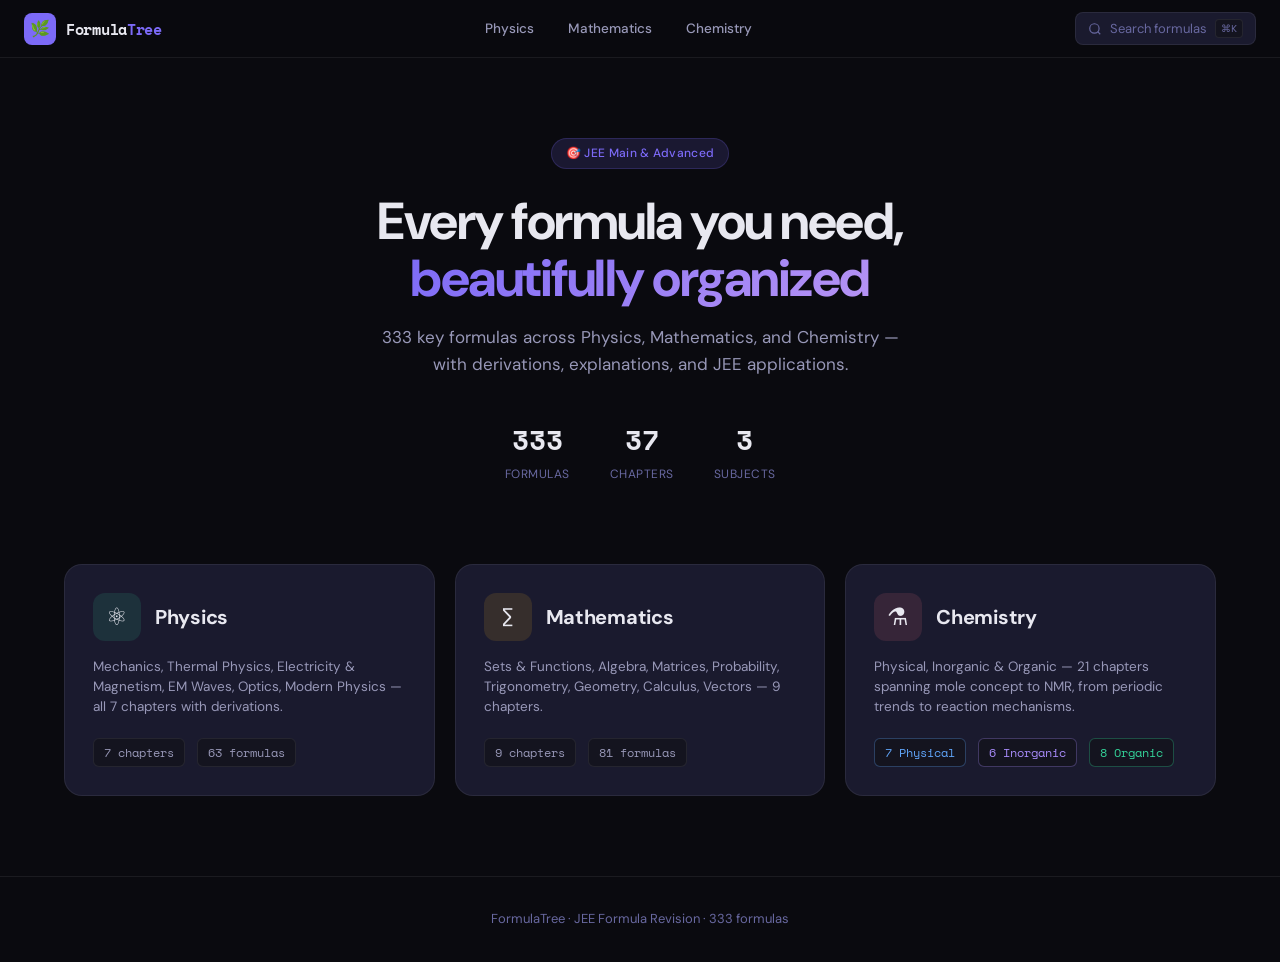
<file: index.html>
<!DOCTYPE html>
<html lang="en">
<head>
<meta charset="UTF-8">
<meta name="viewport" content="width=device-width, initial-scale=1.0">
<title>FormulaTree — JEE Formula Revision</title>
<link rel="stylesheet" href="style.css">
</head>
<body>

<header class="header">
  <a href="index.html" class="header-logo">
    <div class="logo-icon">🌿</div>
    <span class="logo-text">Formula<span>Tree</span></span>
  </a>
  <nav class="header-nav">
    <a href="physics.html" class="nav-link">Physics</a>
    <a href="mathematics.html" class="nav-link">Mathematics</a>
    <a href="chemistry.html" class="nav-link">Chemistry</a>
  </nav>
  <button class="search-btn" onclick="openSearch()">
    <svg width="14" height="14" fill="none" stroke="currentColor" stroke-width="2" viewBox="0 0 24 24"><circle cx="11" cy="11" r="8"/><path d="m21 21-4.35-4.35"/></svg>
    Search formulas
    <kbd>⌘K</kbd>
  </button>
</header>

<main>
  <section class="container">
    <div class="hero">
      <div class="hero-badge">🎯 JEE Main &amp; Advanced</div>
      <h1>Every formula you need,<br><span>beautifully organized</span></h1>
      <p class="hero-sub">333 key formulas across Physics, Mathematics, and Chemistry — with derivations, explanations, and JEE applications.</p>
      <div class="stats-row">
        <div class="stat"><div class="stat-num">333</div><div class="stat-label">Formulas</div></div>
        <div class="stat"><div class="stat-num">37</div><div class="stat-label">Chapters</div></div>
        <div class="stat"><div class="stat-num">3</div><div class="stat-label">Subjects</div></div>
      </div>
    </div>

    <div class="subjects-grid">
      <a href="physics.html" class="subject-card" style="--card-color: #34d399;">
        <div class="card-header">
          <div class="card-icon" style="background: rgba(52,211,153,0.12);">⚛</div>
          <div class="card-title">Physics</div>
        </div>
        <p class="card-desc">Mechanics, Thermal Physics, Electricity &amp; Magnetism, EM Waves, Optics, Modern Physics — all 7 chapters with derivations.</p>
        <div class="card-meta">
          <span class="card-tag">7 chapters</span>
          <span class="card-tag">63 formulas</span>
        </div>
      </a>

      <a href="mathematics.html" class="subject-card" style="--card-color: #fbbf24;">
        <div class="card-header">
          <div class="card-icon" style="background: rgba(251,191,36,0.12);">∑</div>
          <div class="card-title">Mathematics</div>
        </div>
        <p class="card-desc">Sets &amp; Functions, Algebra, Matrices, Probability, Trigonometry, Geometry, Calculus, Vectors — 9 chapters.</p>
        <div class="card-meta">
          <span class="card-tag">9 chapters</span>
          <span class="card-tag">81 formulas</span>
        </div>
      </a>

      <a href="chemistry.html" class="subject-card" style="--card-color: #fb7185;">
        <div class="card-header">
          <div class="card-icon" style="background: rgba(251,113,133,0.12);">⚗</div>
          <div class="card-title">Chemistry</div>
        </div>
        <p class="card-desc">Physical, Inorganic &amp; Organic — 21 chapters spanning mole concept to NMR, from periodic trends to reaction mechanisms.</p>
        <div class="card-meta">
          <span class="card-tag" style="border-color: rgba(96,165,250,0.3); color: #60a5fa;">7 Physical</span>
          <span class="card-tag" style="border-color: rgba(167,139,250,0.3); color: #a78bfa;">6 Inorganic</span>
          <span class="card-tag" style="border-color: rgba(52,211,153,0.3); color: #34d399;">8 Organic</span>
        </div>
      </a>
    </div>
  </section>
</main>

<footer class="footer">
  <div class="container">FormulaTree · JEE Formula Revision · 333 formulas</div>
</footer>

<!-- Search Modal -->
<div class="search-overlay" id="searchOverlay" onclick="closeSearchOutside(event)">
  <div class="search-modal" role="dialog" aria-modal="true" aria-label="Search formulas">
    <div class="search-input-row">
      <svg width="16" height="16" fill="none" stroke="currentColor" stroke-width="2" viewBox="0 0 24 24"><circle cx="11" cy="11" r="8"/><path d="m21 21-4.35-4.35"/></svg>
      <input class="search-input" id="searchInput" placeholder="Search formulas, equations, topics..." autocomplete="off" aria-label="Search formulas">
      <button class="search-close-btn" onclick="closeSearch()" aria-label="Close search" type="button">&#x2715;</button>
    </div>
    <div class="search-results" id="searchResults">
      <div class="search-empty">Start typing to search 333 formulas…</div>
    </div>
  </div>
</div>

<script src="data.js"></script>
<script>
const SUBJECT_ICONS = { Physics: '⚛', Mathematics: '∑', Chemistry: '⚗' };
const SUBJECT_PAGES = { Physics: 'physics.html', Mathematics: 'mathematics.html', Chemistry: 'chemistry.html' };

function openSearch() {
  document.getElementById('searchOverlay').classList.add('open');
  document.getElementById('searchInput').focus();
}

function closeSearch() {
  document.getElementById('searchOverlay').classList.remove('open');
  document.getElementById('searchInput').value = '';
  document.getElementById('searchResults').innerHTML = '<div class="search-empty">Start typing to search 333 formulas…</div>';
}

function closeSearchOutside(e) {
  if (e.target === document.getElementById('searchOverlay')) closeSearch();
}

document.addEventListener('keydown', e => {
  if ((e.metaKey || e.ctrlKey) && e.key === 'k') { e.preventDefault(); openSearch(); }
  if (e.key === 'Escape') closeSearch();
});

document.getElementById('searchInput').addEventListener('input', function() {
  const q = this.value.toLowerCase().trim();
  const results = document.getElementById('searchResults');
  if (!q) {
    results.innerHTML = '<div class="search-empty">Start typing to search 333 formulas…</div>';
    return;
  }
  const all = getAllFormulas();
  const matches = all.filter(f =>
    f.name.toLowerCase().includes(q) ||
    f.equation.toLowerCase().includes(q) ||
    f.explanation.toLowerCase().includes(q) ||
    (f.related || []).some(r => r.toLowerCase().includes(q))
  ).slice(0, 10);

  if (!matches.length) {
    results.innerHTML = '<div class="search-empty">No formulas found.</div>';
    return;
  }

  results.innerHTML = matches.map(f => {
    const page = SUBJECT_PAGES[f.subject] || 'index.html';
    const sectionDisplay = f.section ? `${f.section} · ` : '';
    const sectionParam = f.section ? `&section=${encodeURIComponent(f.section)}` : '';
    return `<div class="search-result" onclick="window.location.href='${page}?chapter=${encodeURIComponent(f.chapter)}&id=${f.id}${sectionParam}'">
      <div class="search-result-icon">${SUBJECT_ICONS[f.subject] || '📖'}</div>
      <div>
        <div class="search-result-name">${f.name}</div>
        <div class="search-result-eq">${f.equation}</div>
        <div class="search-result-path">${f.subject} · ${sectionDisplay}${f.chapter}</div>
      </div>
    </div>`;
  }).join('');
});
</script>
</body>
</html>
</file>
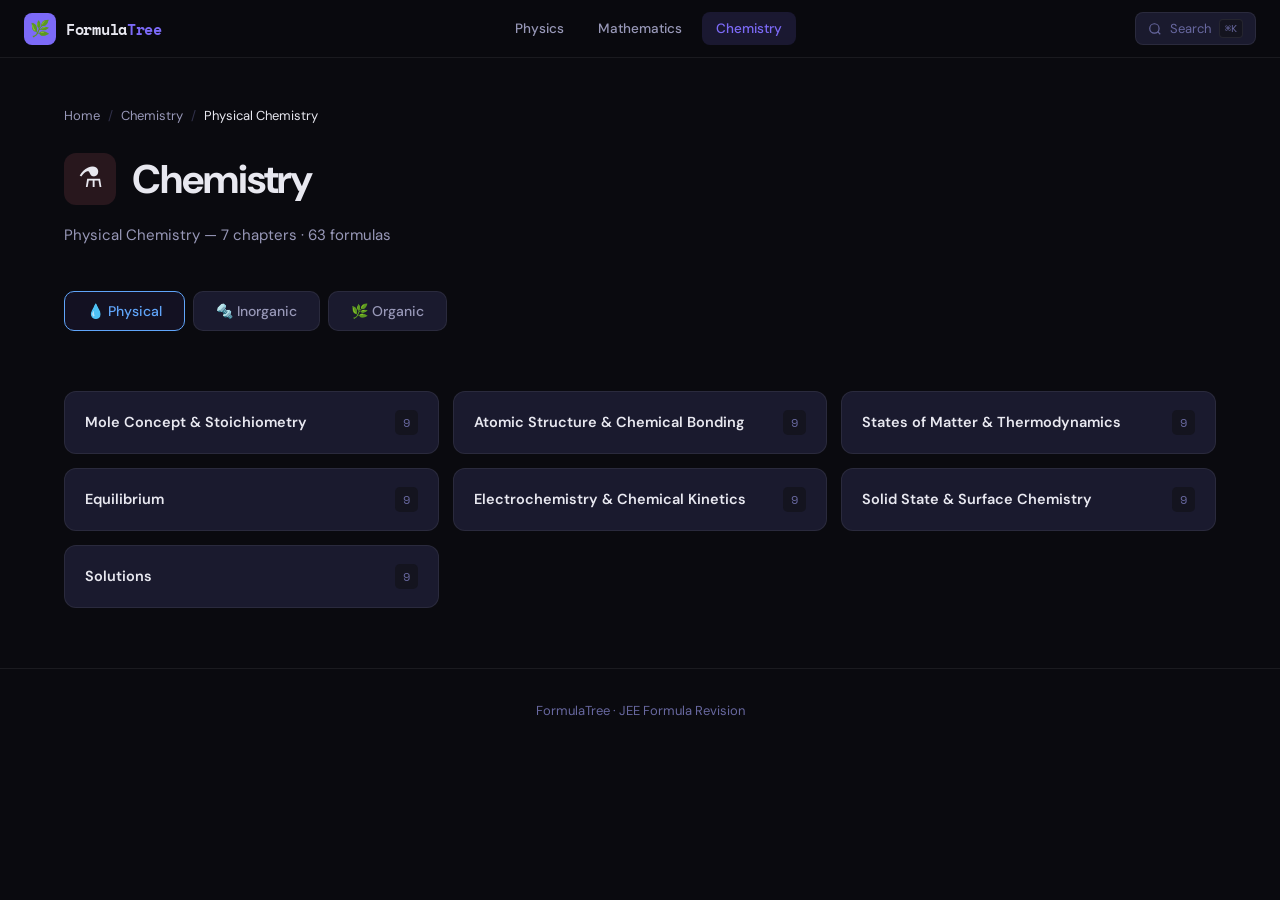
<file: chemistry.html>
<!DOCTYPE html>
<html lang="en">
<head>
<meta charset="UTF-8">
<meta name="viewport" content="width=device-width, initial-scale=1.0">
<title>Chemistry — FormulaTree</title>
<link rel="stylesheet" href="style.css">
<script src="data.js"></script>
<script src="popup_defs.js"></script>
</head>
<body>
<header class="header">
  <a href="index.html" class="header-logo">
    <div class="logo-icon">🌿</div>
    <span class="logo-text">Formula<span>Tree</span></span>
  </a>
  <nav class="header-nav">
    <a href="physics.html" class="nav-link">Physics</a>
    <a href="mathematics.html" class="nav-link">Mathematics</a>
    <a href="chemistry.html" class="nav-link active">Chemistry</a>
  </nav>
  <button class="search-btn" onclick="openSearch()">
    <svg width="14" height="14" fill="none" stroke="currentColor" stroke-width="2" viewBox="0 0 24 24"><circle cx="11" cy="11" r="8"/><path d="m21 21-4.35-4.35"/></svg>
    Search <kbd>⌘K</kbd>
  </button>
</header>
<main>
  <div class="container">
    <div class="page-header">
      <div class="breadcrumb" id="breadcrumb">
        <a href="index.html">Home</a><span class="sep">/</span><span class="current">Chemistry</span>
      </div>
      <div class="page-title-row">
        <div class="page-icon" style="background:rgba(251,113,133,0.12);">⚗</div>
        <div class="page-title">Chemistry</div>
      </div>
      <div class="page-sub" id="pageSub">Physical · Inorganic · Organic — 21 chapters · 189 formulas</div>
      <div class="section-tabs">
        <button class="section-tab active" id="tab-Physical" style="--tab-color:#60a5fa" onclick="switchSection('Physical')">💧 Physical</button>
        <button class="section-tab" id="tab-Inorganic" style="--tab-color:#a78bfa" onclick="switchSection('Inorganic')">🔩 Inorganic</button>
        <button class="section-tab" id="tab-Organic" style="--tab-color:#34d399" onclick="switchSection('Organic')">🌿 Organic</button>
      </div>
    </div>
    <div id="mainView"></div>
  </div>
</main>
<footer class="footer">
  <div class="container">FormulaTree · JEE Formula Revision</div>
</footer>
<div class="search-overlay" id="searchOverlay" onclick="closeSearchOutside(event)">
  <div class="search-modal" role="dialog" aria-modal="true" aria-label="Search formulas">
    <div class="search-input-row">
      <svg width="16" height="16" fill="none" stroke="currentColor" stroke-width="2" viewBox="0 0 24 24"><circle cx="11" cy="11" r="8"/><path d="m21 21-4.35-4.35"/></svg>
      <input class="search-input" id="searchInput" placeholder="Search chemistry formulas…" autocomplete="off" aria-label="Search formulas">
      <button class="search-close-btn" onclick="closeSearch()" aria-label="Close search" type="button">&#x2715;</button>
    </div>
    <div class="search-results" id="searchResults"><div class="search-empty">Start typing to search…</div></div>
  </div>
</div>
<div class="pill-popup-overlay" id="pillPopupOverlay" onclick="closePillPopup()"></div>
<div class="pill-popup" id="pillPopup" style="display:none">
  <div class="pill-popup-title">
    <span id="pillPopupTitle"></span>
    <button class="pill-popup-close" onclick="closePillPopup()">&#x2715;</button>
  </div>
  <div class="pill-popup-body" id="pillPopupBody"></div>
</div>
<script>
const SECTION_COLORS = { Physical: '#60a5fa', Inorganic: '#a78bfa', Organic: '#34d399' };
const SUBJECT_PAGES = { Physics: 'physics.html', Mathematics: 'mathematics.html', Chemistry: 'chemistry.html' };
let currentSection = 'Physical';
let currentChapter = null;

const params = new URLSearchParams(location.search);
const initChapter = params.get('chapter');
const initId = params.get('id');

function esc(s) { return (s || '').replace(/'/g, "\\'"); }

function switchSection(sec) {
  currentSection = sec;
  currentChapter = null;
  document.querySelectorAll('.section-tab').forEach(t => t.classList.remove('active'));
  const activeTab = document.getElementById('tab-' + sec);
  if(activeTab) activeTab.classList.add('active');
  renderChapters();
}

function updateBreadcrumb(chapter) {
  const secLabel = SUBJECTS.Chemistry.sections[currentSection].label;
  const color = SECTION_COLORS[currentSection];
  const bc = document.getElementById('breadcrumb');
  if (chapter) {
    bc.innerHTML = `<a href="index.html">Home</a><span class="sep">/</span><a href="chemistry.html">Chemistry</a><span class="sep">/</span><span style="color:${color}">${secLabel}</span><span class="sep">/</span><span class="current">${chapter}</span>`;
  } else {
    bc.innerHTML = `<a href="index.html">Home</a><span class="sep">/</span><a href="chemistry.html">Chemistry</a><span class="sep">/</span><span class="current">${secLabel}</span>`;
  }
}

function renderFormulaCard(f, i) {
  const color = SECTION_COLORS[currentSection];
  const relatedHtml = (f.related || []).map(r => {
    const target = resolveGlobalRelated(r, 'Chemistry');
    if (target) return `<span class="pill linked" onclick="navigateToFormula('${target.id}','${esc(target.chapter)}','${target.subject}','${target.section||''}')">&#8599; ${r}</span>`;
    if (typeof POPUP_DEFS !== 'undefined' && POPUP_DEFS[r]) return `<span class="pill info-pill" data-pill="${r.replace(/"/g,'&quot;')}" title="Show definition">&#x2139; ${r}</span>`;
    return `<span class="pill">${r}</span>`;
  }).join('');
  const jeeHtml = (f.jee || []).map(j => `<span class="jee-pill">${j}</span>`).join('');
  return `<div class="formula-card fade-up" id="fc-${f.id}">
    <div class="formula-header" onclick="toggleCard('${f.id}')">
      <span class="formula-num">${String(i+1).padStart(2,'0')}</span>
      <span class="formula-name">${f.name}</span>
      <span class="formula-eq-preview" style="color:${color};background:${color}18">${f.equation}</span>
      <svg class="formula-toggle" width="16" height="16" fill="none" stroke="currentColor" stroke-width="2" viewBox="0 0 24 24"><polyline points="6 9 12 15 18 9"/></svg>
    </div>
    <div class="formula-body">
      <div class="formula-eq-full" style="color:${color};border-color:${color}30">${f.equation}</div>
      <div class="formula-section"><div class="formula-section-label">Explanation</div><div class="formula-section-text">${f.explanation}</div></div>
      <div class="formula-section"><div class="formula-section-label">Derivation / Origin</div><div class="formula-section-text">${f.derived}</div></div>
      ${relatedHtml ? `<div class="formula-section"><div class="formula-section-label">Related Formulas</div><div class="pills-row">${relatedHtml}</div></div>` : ''}
      ${jeeHtml ? `<div class="formula-section"><div class="formula-section-label">JEE Applications</div><div class="pills-row">${jeeHtml}</div></div>` : ''}
    </div>
  </div>`;
}

function renderChapters() {
  const secData = SUBJECTS.Chemistry.sections[currentSection];
  const color = SECTION_COLORS[currentSection];
  const chapters = secData.chapters;
  const count = Object.values(chapters).reduce((s,c) => s + c.formulas.length, 0);
  document.getElementById('pageSub').textContent = `${secData.label} — ${Object.keys(chapters).length} chapters · ${count} formulas`;
  updateBreadcrumb(null);
  document.getElementById('mainView').innerHTML = `<div class="chapters-grid">
    ${Object.entries(chapters).map(([name, data]) => `
      <div class="chapter-card fade-up" style="--chapter-color:${color}" onclick="openChapter('${esc(name)}')">
        <span class="chapter-name">${name}</span>
        <span class="chapter-count">${data.formulas.length}</span>
      </div>`).join('')}
  </div>`;
}

function openChapter(chName) {
  currentChapter = chName;
  const data = SUBJECTS.Chemistry.sections[currentSection].chapters[chName];
  if (!data) return;
  updateBreadcrumb(chName);
  document.getElementById('pageSub').textContent = `${SUBJECTS.Chemistry.sections[currentSection].label} · ${chName}`;
  document.getElementById('mainView').innerHTML = `
    <button class="back-btn" onclick="goBack()">&#8592; Back to chapters</button>
    <div class="formulas-list">${data.formulas.map((f,i) => renderFormulaCard(f,i)).join('')}</div>`;
  window.scrollTo({ top: 0, behavior: 'smooth' });
}

function goBack() { currentChapter = null; renderChapters(); }

function toggleCard(id) {
  const card = document.getElementById('fc-' + id);
  if (!card) return;
  const isOpen = card.classList.contains('open');
  document.querySelectorAll('.formula-card.open').forEach(c => c.classList.remove('open'));
  if (!isOpen) card.classList.add('open');
}

function openAndScroll(id) {
  setTimeout(() => {
    const card = document.getElementById('fc-' + id);
    if (card) {
      document.querySelectorAll('.formula-card.open').forEach(c => c.classList.remove('open'));
      card.classList.add('open');
      card.scrollIntoView({ behavior: 'smooth', block: 'center' });
    }
  }, 150);
}

function navigateToFormula(id, chapter, subject, section) {
  if (subject === 'Chemistry') {
    let targetSection = section;
    if (!targetSection) {
      for (const [sec, sdata] of Object.entries(SUBJECTS.Chemistry.sections)) {
        if (sdata.chapters[chapter]) { targetSection = sec; break; }
      }
    }
    if (targetSection && targetSection !== currentSection) switchSection(targetSection);
    openChapter(chapter);
    openAndScroll(id);
  } else {
    window.location.href = SUBJECT_PAGES[subject] + '?chapter=' + encodeURIComponent(chapter) + '&id=' + id;
  }
}

function openSearch() { document.getElementById('searchOverlay').classList.add('open'); document.getElementById('searchInput').focus(); }
function closeSearch() { document.getElementById('searchOverlay').classList.remove('open'); document.getElementById('searchInput').value = ''; document.getElementById('searchResults').innerHTML = '<div class="search-empty">Start typing…</div>'; }
function closeSearchOutside(e) { if (e.target === document.getElementById('searchOverlay')) closeSearch(); }

document.addEventListener('keydown', e => {
  if ((e.metaKey || e.ctrlKey) && e.key === 'k') { e.preventDefault(); openSearch(); }
  if (e.key === 'Escape') { closeSearch(); closePillPopup(); }
});

document.getElementById('searchInput').addEventListener('input', function() {
  const q = this.value.toLowerCase().trim();
  const results = document.getElementById('searchResults');
  if (!q) { results.innerHTML = '<div class="search-empty">Start typing…</div>'; return; }
  const all = getAllFormulas();
  const matches = all.filter(f => f.name.toLowerCase().includes(q) || f.equation.toLowerCase().includes(q) || f.explanation.toLowerCase().includes(q)).slice(0,10);
  if (!matches.length) { results.innerHTML = '<div class="search-empty">No formulas found.</div>'; return; }
  const icons = { Physics: '⛛', Mathematics: '∑', Chemistry: '⚗' };
  results.innerHTML = matches.map(f => `<div class="search-result" onclick="handleSearchResult('${f.subject}','${esc(f.chapter)}','${f.id}','${f.section||''}')">
    <div class="search-result-icon">${icons[f.subject]||'\uD83D\uDCDA'}</div>
    <div><div class="search-result-name">${f.name}</div><div class="search-result-eq">${f.equation}</div><div class="search-result-path">${f.subject} · ${f.section ? f.section+' · ' : ''}${f.chapter}</div></div>
  </div>`).join('');
});

function handleSearchResult(subject, chapter, id, section) {
  closeSearch();
  if (subject === 'Chemistry') {
    if (section && section !== currentSection) switchSection(section);
    openChapter(chapter); openAndScroll(id);
  } else { window.location.href = SUBJECT_PAGES[subject] + '?chapter=' + encodeURIComponent(chapter) + '&id=' + id; }
}

function showPillPopup(name, x, y) {
  if (typeof POPUP_DEFS === 'undefined' || !POPUP_DEFS[name]) return;
  document.getElementById('pillPopupTitle').textContent = name;
  document.getElementById('pillPopupBody').textContent = POPUP_DEFS[name];
  const popup = document.getElementById('pillPopup');
  popup.style.display = 'block';
  document.getElementById('pillPopupOverlay').classList.add('open');
  const left = Math.min(x+10, window.innerWidth-356);
  const top = (y+170 > window.innerHeight) ? y-170 : y+10;
  popup.style.left = left + 'px'; popup.style.top = top + 'px';
}
function closePillPopup() {
  document.getElementById('pillPopup').style.display = 'none';
  document.getElementById('pillPopupOverlay').classList.remove('open');
}
document.addEventListener('click', e => {
  const pill = e.target.closest('.info-pill');
  if (pill) { e.stopPropagation(); showPillPopup(pill.dataset.pill, e.clientX, e.clientY); }
});

// Init - Safe Deep Linking Route
let startSection = params.get('section');
if (!startSection && initChapter) {
  for (const [sec, sdata] of Object.entries(SUBJECTS.Chemistry.sections)) {
    if (sdata.chapters[initChapter]) { startSection = sec; break; }
  }
}
switchSection(startSection || 'Physical');
if (initChapter) { openChapter(initChapter); if (initId) openAndScroll(initId); }
</script>
</body>
</html>
</file>
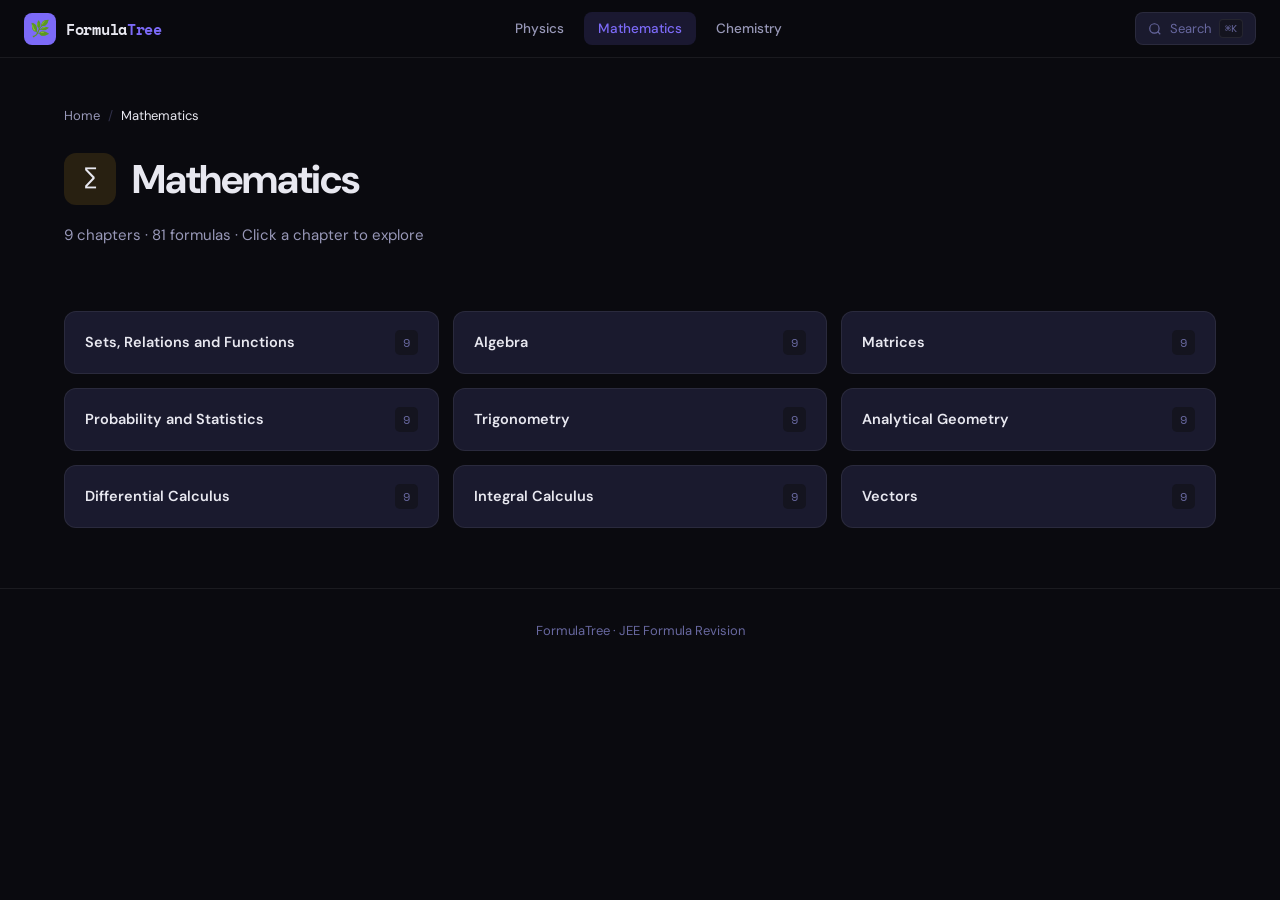
<file: mathematics.html>
<!DOCTYPE html>
<html lang="en">
<head>
<meta charset="UTF-8">
<meta name="viewport" content="width=device-width, initial-scale=1.0">
<title>Mathematics — FormulaTree</title>
<link rel="stylesheet" href="style.css">
<script src="data.js"></script>
<script src="popup_defs.js"></script>
</head>
<body>
<header class="header">
  <a href="index.html" class="header-logo">
    <div class="logo-icon">🌿</div>
    <span class="logo-text">Formula<span>Tree</span></span>
  </a>
  <nav class="header-nav">
    <a href="physics.html" class="nav-link">Physics</a>
    <a href="mathematics.html" class="nav-link active">Mathematics</a>
    <a href="chemistry.html" class="nav-link">Chemistry</a>
  </nav>
  <button class="search-btn" onclick="openSearch()">
    <svg width="14" height="14" fill="none" stroke="currentColor" stroke-width="2" viewBox="0 0 24 24"><circle cx="11" cy="11" r="8"/><path d="m21 21-4.35-4.35"/></svg>
    Search <kbd>⌘K</kbd>
  </button>
</header>
<main>
  <div class="container">
    <div class="page-header">
      <div class="breadcrumb" id="breadcrumb">
        <a href="index.html">Home</a><span class="sep">/</span><span class="current">Mathematics</span>
      </div>
      <div class="page-title-row">
        <div class="page-icon" style="background:rgba(251,191,36,0.12);">∑</div>
        <div class="page-title">Mathematics</div>
      </div>
      <div class="page-sub">9 chapters · 81 formulas · Click a chapter to explore</div>
    </div>
    <div id="mainView"></div>
  </div>
</main>
<footer class="footer">
  <div class="container">FormulaTree · JEE Formula Revision</div>
</footer>
<div class="search-overlay" id="searchOverlay" onclick="closeSearchOutside(event)">
  <div class="search-modal" role="dialog" aria-modal="true" aria-label="Search formulas">
    <div class="search-input-row">
      <svg width="16" height="16" fill="none" stroke="currentColor" stroke-width="2" viewBox="0 0 24 24"><circle cx="11" cy="11" r="8"/><path d="m21 21-4.35-4.35"/></svg>
      <input class="search-input" id="searchInput" placeholder="Search formulas…" autocomplete="off" aria-label="Search formulas">
      <button class="search-close-btn" onclick="closeSearch()" aria-label="Close search" type="button">&#x2715;</button>
    </div>
    <div class="search-results" id="searchResults"><div class="search-empty">Start typing to search…</div></div>
  </div>
</div>
<div class="pill-popup-overlay" id="pillPopupOverlay" onclick="closePillPopup()"></div>
<div class="pill-popup" id="pillPopup" style="display:none">
  <div class="pill-popup-title">
    <span id="pillPopupTitle"></span>
    <button class="pill-popup-close" onclick="closePillPopup()">&#x2715;</button>
  </div>
  <div class="pill-popup-body" id="pillPopupBody"></div>
</div>
<script>
const SUBJECT_KEY = 'Mathematics';
const SUBJECT_COLOR = '#fbbf24';
const SUBJECT_PAGES = { Physics: 'physics.html', Mathematics: 'mathematics.html', Chemistry: 'chemistry.html' };
let currentChapter = null;
const params = new URLSearchParams(location.search);
const initChapter = params.get('chapter');
const initId = params.get('id');

function esc(s) { return (s || '').replace(/'/g, "\\'"); }

function updateBreadcrumb(chapter) {
  const bc = document.getElementById('breadcrumb');
  bc.innerHTML = chapter
    ? `<a href="index.html">Home</a><span class="sep">/</span><a href="mathematics.html">Mathematics</a><span class="sep">/</span><span class="current">${chapter}</span>`
    : `<a href="index.html">Home</a><span class="sep">/</span><span class="current">Mathematics</span>`;
}

function renderFormulaCard(f, i) {
  const relatedHtml = (f.related || []).map(r => {
    const target = resolveGlobalRelated(r, 'Mathematics');
    if (target) return `<span class="pill linked" onclick="navigateToFormula('${target.id}','${esc(target.chapter)}','${target.subject}','${target.section||''}')">&#8599; ${r}</span>`;
    if (typeof POPUP_DEFS !== 'undefined' && POPUP_DEFS[r]) return `<span class="pill info-pill" data-pill="${r.replace(/"/g,'&quot;')}" title="Show definition">&#x2139; ${r}</span>`;
    return `<span class="pill">${r}</span>`;
  }).join('');
  const jeeHtml = (f.jee || []).map(j => `<span class="jee-pill">${j}</span>`).join('');
  return `<div class="formula-card fade-up" id="fc-${f.id}">
    <div class="formula-header" onclick="toggleCard('${f.id}')">
      <span class="formula-num">${String(i+1).padStart(2,'0')}</span>
      <span class="formula-name">${f.name}</span>
      <span class="formula-eq-preview" style="color:${SUBJECT_COLOR};background:rgba(251,191,36,0.08)">${f.equation}</span>
      <svg class="formula-toggle" width="16" height="16" fill="none" stroke="currentColor" stroke-width="2" viewBox="0 0 24 24"><polyline points="6 9 12 15 18 9"/></svg>
    </div>
    <div class="formula-body">
      <div class="formula-eq-full" style="color:${SUBJECT_COLOR};border-color:rgba(251,191,36,0.2)">${f.equation}</div>
      <div class="formula-section"><div class="formula-section-label">Explanation</div><div class="formula-section-text">${f.explanation}</div></div>
      <div class="formula-section"><div class="formula-section-label">Derivation / Origin</div><div class="formula-section-text">${f.derived}</div></div>
      ${relatedHtml ? `<div class="formula-section"><div class="formula-section-label">Related Formulas</div><div class="pills-row">${relatedHtml}</div></div>` : ''}
      ${jeeHtml ? `<div class="formula-section"><div class="formula-section-label">JEE Applications</div><div class="pills-row">${jeeHtml}</div></div>` : ''}
    </div>
  </div>`;
}

function renderChapters() {
  const chapters = SUBJECTS[SUBJECT_KEY].chapters;
  document.getElementById('mainView').innerHTML = `<div class="chapters-grid">
    ${Object.entries(chapters).map(([name, data]) => `
      <div class="chapter-card fade-up" style="--chapter-color:${SUBJECT_COLOR}" onclick="openChapter('${esc(name)}')">
        <span class="chapter-name">${name}</span>
        <span class="chapter-count">${data.formulas.length}</span>
      </div>`).join('')}
  </div>`;
  updateBreadcrumb(null);
  currentChapter = null;
}

function openChapter(chName) {
  currentChapter = chName;
  const data = SUBJECTS[SUBJECT_KEY].chapters[chName];
  if (!data) return;
  updateBreadcrumb(chName);
  document.getElementById('mainView').innerHTML = `
    <button class="back-btn" onclick="renderChapters()">&#8592; Back to chapters</button>
    <div class="formulas-list">${data.formulas.map((f,i) => renderFormulaCard(f,i)).join('')}</div>`;
  window.scrollTo({ top: 0, behavior: 'smooth' });
}

function toggleCard(id) {
  const card = document.getElementById('fc-' + id);
  if (!card) return;
  const isOpen = card.classList.contains('open');
  document.querySelectorAll('.formula-card.open').forEach(c => c.classList.remove('open'));
  if (!isOpen) card.classList.add('open');
}

function openAndScroll(id) {
  setTimeout(() => {
    const card = document.getElementById('fc-' + id);
    if (card) {
      document.querySelectorAll('.formula-card.open').forEach(c => c.classList.remove('open'));
      card.classList.add('open');
      card.scrollIntoView({ behavior: 'smooth', block: 'center' });
    }
  }, 150);
}

function navigateToFormula(id, chapter, subject, section) {
  if (subject === SUBJECT_KEY) { openChapter(chapter); openAndScroll(id); }
  else { let url = SUBJECT_PAGES[subject] + '?chapter=' + encodeURIComponent(chapter) + '&id=' + id; if (section) url += '&section=' + encodeURIComponent(section); window.location.href = url; }
}

function openSearch() { document.getElementById('searchOverlay').classList.add('open'); document.getElementById('searchInput').focus(); }
function closeSearch() { document.getElementById('searchOverlay').classList.remove('open'); document.getElementById('searchInput').value = ''; document.getElementById('searchResults').innerHTML = '<div class="search-empty">Start typing…</div>'; }
function closeSearchOutside(e) { if (e.target === document.getElementById('searchOverlay')) closeSearch(); }

document.addEventListener('keydown', e => {
  if ((e.metaKey || e.ctrlKey) && e.key === 'k') { e.preventDefault(); openSearch(); }
  if (e.key === 'Escape') { closeSearch(); closePillPopup(); }
});

document.getElementById('searchInput').addEventListener('input', function() {
  const q = this.value.toLowerCase().trim();
  const results = document.getElementById('searchResults');
  if (!q) { results.innerHTML = '<div class="search-empty">Start typing…</div>'; return; }
  const all = getAllFormulas();
  const matches = all.filter(f => f.name.toLowerCase().includes(q) || f.equation.toLowerCase().includes(q) || f.explanation.toLowerCase().includes(q)).slice(0,10);
  if (!matches.length) { results.innerHTML = '<div class="search-empty">No formulas found.</div>'; return; }
  const icons = { Physics: '⚛', Mathematics: '∑', Chemistry: '⚗' };
  results.innerHTML = matches.map(f => `<div class="search-result" onclick="handleSearchResult('${f.subject}','${esc(f.chapter)}','${f.id}','${f.section||''}')">
    <div class="search-result-icon">${icons[f.subject]||'📖'}</div>
    <div><div class="search-result-name">${f.name}</div><div class="search-result-eq">${f.equation}</div><div class="search-result-path">${f.subject} · ${f.chapter}</div></div>
  </div>`).join('');
});

function handleSearchResult(subject, chapter, id, section) {
  closeSearch();
  if (subject === SUBJECT_KEY) { openChapter(chapter); openAndScroll(id); }
  else { let url = SUBJECT_PAGES[subject] + '?chapter=' + encodeURIComponent(chapter) + '&id=' + id; if (section) url += '&section=' + encodeURIComponent(section); window.location.href = url; }
}

function showPillPopup(name, x, y) {
  if (typeof POPUP_DEFS === 'undefined' || !POPUP_DEFS[name]) return;
  document.getElementById('pillPopupTitle').textContent = name;
  document.getElementById('pillPopupBody').textContent = POPUP_DEFS[name];
  const popup = document.getElementById('pillPopup');
  popup.style.display = 'block';
  document.getElementById('pillPopupOverlay').classList.add('open');
  const left = Math.min(x+10, window.innerWidth-356);
  const top = (y+170 > window.innerHeight) ? y-170 : y+10;
  popup.style.left = left + 'px'; popup.style.top = top + 'px';
}
function closePillPopup() {
  document.getElementById('pillPopup').style.display = 'none';
  document.getElementById('pillPopupOverlay').classList.remove('open');
}
document.addEventListener('click', e => {
  const pill = e.target.closest('.info-pill');
  if (pill) { e.stopPropagation(); showPillPopup(pill.dataset.pill, e.clientX, e.clientY); }
});

renderChapters();
if (initChapter) { openChapter(initChapter); if (initId) openAndScroll(initId); }
</script>
</body>
</html>
</file>
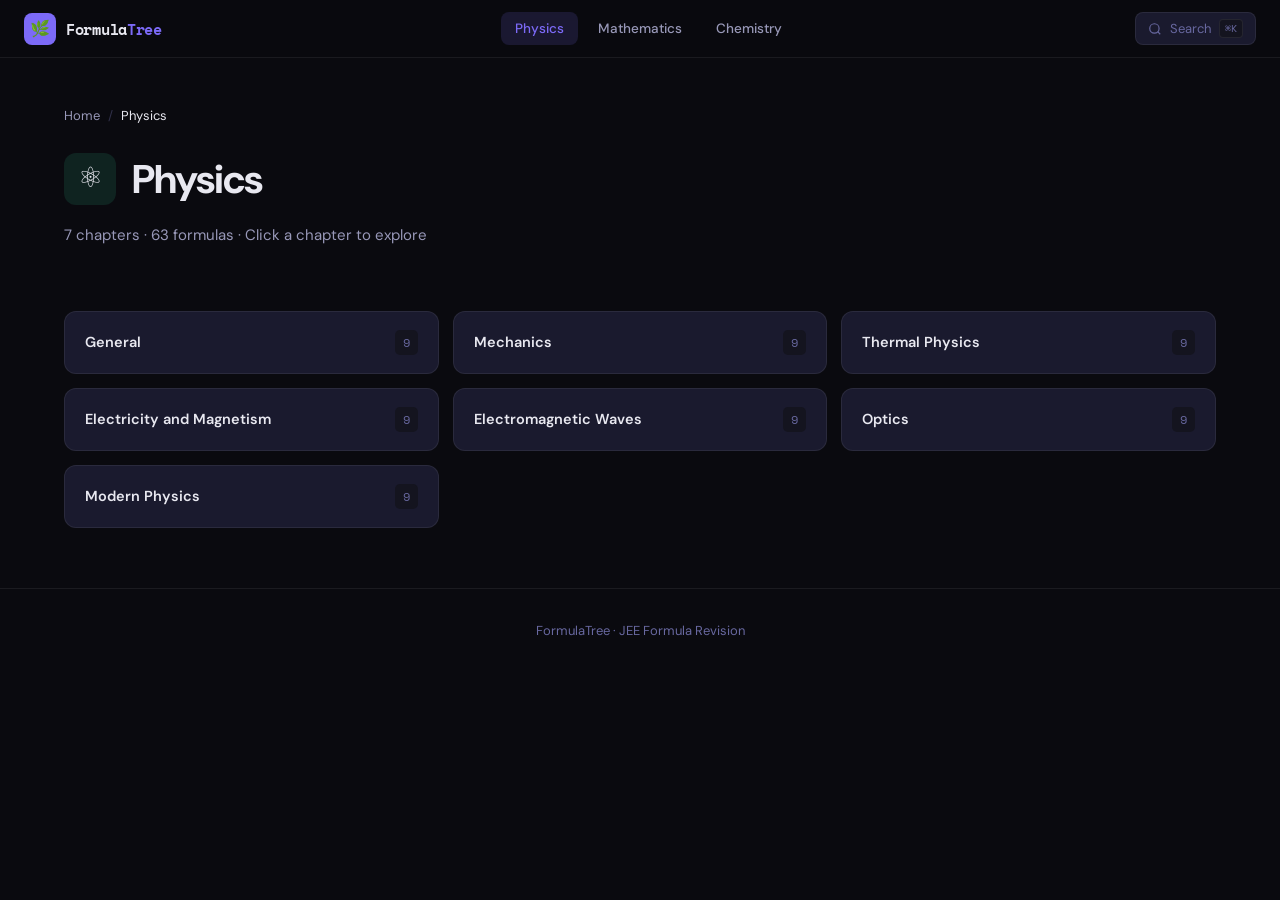
<file: physics.html>
<!DOCTYPE html>
<html lang="en">
<head>
<meta charset="UTF-8">
<meta name="viewport" content="width=device-width, initial-scale=1.0">
<title>Physics — FormulaTree</title>
<link rel="stylesheet" href="style.css">
<script src="data.js"></script>
<script src="popup_defs.js"></script>
</head>
<body>
<header class="header">
  <a href="index.html" class="header-logo">
    <div class="logo-icon">🌿</div>
    <span class="logo-text">Formula<span>Tree</span></span>
  </a>
  <nav class="header-nav">
    <a href="physics.html" class="nav-link active">Physics</a>
    <a href="mathematics.html" class="nav-link">Mathematics</a>
    <a href="chemistry.html" class="nav-link">Chemistry</a>
  </nav>
  <button class="search-btn" onclick="openSearch()">
    <svg width="14" height="14" fill="none" stroke="currentColor" stroke-width="2" viewBox="0 0 24 24"><circle cx="11" cy="11" r="8"/><path d="m21 21-4.35-4.35"/></svg>
    Search <kbd>⌘K</kbd>
  </button>
</header>
<main>
  <div class="container">
    <div class="page-header">
      <div class="breadcrumb" id="breadcrumb">
        <a href="index.html">Home</a><span class="sep">/</span><span class="current">Physics</span>
      </div>
      <div class="page-title-row">
        <div class="page-icon" style="background:rgba(52,211,153,0.12);">⚛</div>
        <div class="page-title">Physics</div>
      </div>
      <div class="page-sub">7 chapters · 63 formulas · Click a chapter to explore</div>
    </div>
    <div id="mainView"></div>
  </div>
</main>
<footer class="footer">
  <div class="container">FormulaTree · JEE Formula Revision</div>
</footer>
<div class="search-overlay" id="searchOverlay" onclick="closeSearchOutside(event)">
  <div class="search-modal" role="dialog" aria-modal="true" aria-label="Search formulas">
    <div class="search-input-row">
      <svg width="16" height="16" fill="none" stroke="currentColor" stroke-width="2" viewBox="0 0 24 24"><circle cx="11" cy="11" r="8"/><path d="m21 21-4.35-4.35"/></svg>
      <input class="search-input" id="searchInput" placeholder="Search formulas…" autocomplete="off" aria-label="Search formulas">
      <button class="search-close-btn" onclick="closeSearch()" aria-label="Close search" type="button">&#x2715;</button>
    </div>
    <div class="search-results" id="searchResults"><div class="search-empty">Start typing to search…</div></div>
  </div>
</div>
<div class="pill-popup-overlay" id="pillPopupOverlay" onclick="closePillPopup()"></div>
<div class="pill-popup" id="pillPopup" style="display:none">
  <div class="pill-popup-title">
    <span id="pillPopupTitle"></span>
    <button class="pill-popup-close" onclick="closePillPopup()">&#x2715;</button>
  </div>
  <div class="pill-popup-body" id="pillPopupBody"></div>
</div>
<script>
const SUBJECT_KEY = 'Physics';
const SUBJECT_COLOR = '#34d399';
const SUBJECT_PAGES = { Physics: 'physics.html', Mathematics: 'mathematics.html', Chemistry: 'chemistry.html' };
let currentChapter = null;
const params = new URLSearchParams(location.search);
const initChapter = params.get('chapter');
const initId = params.get('id');

function esc(s) { return (s || '').replace(/'/g, "\\'"); }

function updateBreadcrumb(chapter) {
  const bc = document.getElementById('breadcrumb');
  bc.innerHTML = chapter
    ? `<a href="index.html">Home</a><span class="sep">/</span><a href="physics.html">Physics</a><span class="sep">/</span><span class="current">${chapter}</span>`
    : `<a href="index.html">Home</a><span class="sep">/</span><span class="current">Physics</span>`;
}

function renderFormulaCard(f, i) {
  const relatedHtml = (f.related || []).map(r => {
    const target = resolveGlobalRelated(r, 'Physics');
    if (target) return `<span class="pill linked" onclick="navigateToFormula('${target.id}','${esc(target.chapter)}','${target.subject}')" title="Go to ${r}">&#8599; ${r}</span>`;
    if (typeof POPUP_DEFS !== 'undefined' && POPUP_DEFS[r]) return `<span class="pill info-pill" data-pill="${r.replace(/"/g,'&quot;')}" title="Show definition">&#x2139; ${r}</span>`;
    return `<span class="pill">${r}</span>`;
  }).join('');
  const jeeHtml = (f.jee || []).map(j => `<span class="jee-pill">${j}</span>`).join('');
  return `<div class="formula-card fade-up" id="fc-${f.id}">
    <div class="formula-header" onclick="toggleCard('${f.id}')">
      <span class="formula-num">${String(i+1).padStart(2,'0')}</span>
      <span class="formula-name">${f.name}</span>
      <span class="formula-eq-preview" style="color:${SUBJECT_COLOR};background:rgba(52,211,153,0.08)">${f.equation}</span>
      <svg class="formula-toggle" width="16" height="16" fill="none" stroke="currentColor" stroke-width="2" viewBox="0 0 24 24"><polyline points="6 9 12 15 18 9"/></svg>
    </div>
    <div class="formula-body">
      <div class="formula-eq-full" style="color:${SUBJECT_COLOR};border-color:rgba(52,211,153,0.2)">${f.equation}</div>
      <div class="formula-section"><div class="formula-section-label">Explanation</div><div class="formula-section-text">${f.explanation}</div></div>
      <div class="formula-section"><div class="formula-section-label">Derivation / Origin</div><div class="formula-section-text">${f.derived}</div></div>
      ${relatedHtml ? `<div class="formula-section"><div class="formula-section-label">Related Formulas</div><div class="pills-row">${relatedHtml}</div></div>` : ''}
      ${jeeHtml ? `<div class="formula-section"><div class="formula-section-label">JEE Applications</div><div class="pills-row">${jeeHtml}</div></div>` : ''}
    </div>
  </div>`;
}

function renderChapters() {
  const chapters = SUBJECTS[SUBJECT_KEY].chapters;
  document.getElementById('mainView').innerHTML = `<div class="chapters-grid">
    ${Object.entries(chapters).map(([name, data]) => `
      <div class="chapter-card fade-up" style="--chapter-color:${SUBJECT_COLOR}" onclick="openChapter('${esc(name)}')">
        <span class="chapter-name">${name}</span>
        <span class="chapter-count">${data.formulas.length}</span>
      </div>`).join('')}
  </div>`;
  updateBreadcrumb(null);
  currentChapter = null;
}

function openChapter(chName) {
  currentChapter = chName;
  const data = SUBJECTS[SUBJECT_KEY].chapters[chName];
  if (!data) return;
  updateBreadcrumb(chName);
  document.getElementById('mainView').innerHTML = `
    <button class="back-btn" onclick="renderChapters()">&#8592; Back to chapters</button>
    <div class="formulas-list">${data.formulas.map((f, i) => renderFormulaCard(f, i)).join('')}</div>`;
  window.scrollTo({ top: 0, behavior: 'smooth' });
}

function toggleCard(id) {
  const card = document.getElementById('fc-' + id);
  if (!card) return;
  const isOpen = card.classList.contains('open');
  document.querySelectorAll('.formula-card.open').forEach(c => c.classList.remove('open'));
  if (!isOpen) card.classList.add('open');
}

function openAndScroll(id) {
  setTimeout(() => {
    const card = document.getElementById('fc-' + id);
    if (card) {
      document.querySelectorAll('.formula-card.open').forEach(c => c.classList.remove('open'));
      card.classList.add('open');
      card.scrollIntoView({ behavior: 'smooth', block: 'center' });
    }
  }, 150);
}

function navigateToFormula(id, chapter, subject) {
  if (subject === SUBJECT_KEY) { openChapter(chapter); openAndScroll(id); }
  else { window.location.href = SUBJECT_PAGES[subject] + '?chapter=' + encodeURIComponent(chapter) + '&id=' + id; }
}

function openSearch() {
  document.getElementById('searchOverlay').classList.add('open');
  document.getElementById('searchInput').focus();
}
function closeSearch() {
  document.getElementById('searchOverlay').classList.remove('open');
  document.getElementById('searchInput').value = '';
  document.getElementById('searchResults').innerHTML = '<div class="search-empty">Start typing to search…</div>';
}
function closeSearchOutside(e) { if (e.target === document.getElementById('searchOverlay')) closeSearch(); }

document.addEventListener('keydown', e => {
  if ((e.metaKey || e.ctrlKey) && e.key === 'k') { e.preventDefault(); openSearch(); }
  if (e.key === 'Escape') { closeSearch(); closePillPopup(); }
});

document.getElementById('searchInput').addEventListener('input', function() {
  const q = this.value.toLowerCase().trim();
  const results = document.getElementById('searchResults');
  if (!q) { results.innerHTML = '<div class="search-empty">Start typing…</div>'; return; }
  const all = getAllFormulas();
  const matches = all.filter(f =>
    f.name.toLowerCase().includes(q) || f.equation.toLowerCase().includes(q) || f.explanation.toLowerCase().includes(q)
  ).slice(0, 10);
  if (!matches.length) { results.innerHTML = '<div class="search-empty">No formulas found.</div>'; return; }
  const icons = { Physics: '⚛', Mathematics: '∑', Chemistry: '⚗' };
  results.innerHTML = matches.map(f => `<div class="search-result" onclick="handleSearchResult('${f.subject}','${esc(f.chapter)}','${f.id}','${f.section||''}')">
    <div class="search-result-icon">${icons[f.subject]||'📖'}</div>
    <div><div class="search-result-name">${f.name}</div><div class="search-result-eq">${f.equation}</div><div class="search-result-path">${f.subject} · ${f.chapter}</div></div>
  </div>`).join('');
});

function handleSearchResult(subject, chapter, id, section) {
  closeSearch();
  if (subject === SUBJECT_KEY) { openChapter(chapter); openAndScroll(id); }
  else { let url = SUBJECT_PAGES[subject] + '?chapter=' + encodeURIComponent(chapter) + '&id=' + id; if (section) url += '&section=' + encodeURIComponent(section); window.location.href = url; }
}

function showPillPopup(name, x, y) {
  if (typeof POPUP_DEFS === 'undefined' || !POPUP_DEFS[name]) return;
  document.getElementById('pillPopupTitle').textContent = name;
  document.getElementById('pillPopupBody').textContent = POPUP_DEFS[name];
  const popup = document.getElementById('pillPopup');
  popup.style.display = 'block';
  document.getElementById('pillPopupOverlay').classList.add('open');
  const left = Math.min(x + 10, window.innerWidth - 356);
  const top = (y + 170 > window.innerHeight) ? y - 170 : y + 10;
  popup.style.left = left + 'px';
  popup.style.top = top + 'px';
}
function closePillPopup() {
  document.getElementById('pillPopup').style.display = 'none';
  document.getElementById('pillPopupOverlay').classList.remove('open');
}
document.addEventListener('click', e => {
  const pill = e.target.closest('.info-pill');
  if (pill) { e.stopPropagation(); showPillPopup(pill.dataset.pill, e.clientX, e.clientY); }
});

renderChapters();
if (initChapter) { openChapter(initChapter); if (initId) openAndScroll(initId); }
</script>
</body>
</html>
</file>
<file: style.css>
/* FormulaTree — JEE Formula Revision */
@import url('https://fonts.googleapis.com/css2?family=Space+Mono:wght@400;700&family=DM+Sans:wght@300;400;500;600;700&display=swap');

:root {
  --bg: #0a0a0f;
  --bg2: #0f0f18;
  --bg3: #14141f;
  --surface: #1a1a2e;
  --surface2: #1f1f35;
  --border: rgba(255,255,255,0.07);
  --border2: rgba(255,255,255,0.12);
  --text: #e8e8f0;
  --text2: #9898b8;
  --text3: #6868a0;
  --accent: #7c6af7;
  --accent2: #6356d4;
  --accent-glow: rgba(124,106,247,0.15);
  --phys: #34d399;
  --math: #fbbf24;
  --chem: #fb7185;
  --phys-chem: #60a5fa;
  --inorg-chem: #a78bfa;
  --org-chem: #34d399;
  --radius: 12px;
  --radius-lg: 18px;
  --font-mono: 'Space Mono', monospace;
  --font-body: 'DM Sans', sans-serif;
}

*, *::before, *::after { box-sizing: border-box; margin: 0; padding: 0; }

html { scroll-behavior: smooth; }

body {
  background: var(--bg);
  color: var(--text);
  font-family: var(--font-body);
  font-size: 15px;
  line-height: 1.6;
  min-height: 100vh;
}

/* ── Header ── */
.header {
  position: sticky;
  top: 0;
  z-index: 100;
  background: rgba(10,10,15,0.92);
  backdrop-filter: blur(20px);
  border-bottom: 1px solid var(--border);
  padding: 0 24px;
  height: 58px;
  display: flex;
  align-items: center;
  justify-content: space-between;
}

.header-logo {
  display: flex;
  align-items: center;
  gap: 10px;
  text-decoration: none;
  color: var(--text);
}

.logo-icon {
  width: 32px;
  height: 32px;
  background: var(--accent);
  border-radius: 8px;
  display: flex;
  align-items: center;
  justify-content: center;
  font-size: 16px;
}

.logo-text {
  font-family: var(--font-mono);
  font-size: 15px;
  font-weight: 700;
  letter-spacing: -0.3px;
}

.logo-text span {
  color: var(--accent);
}

.header-nav {
  display: flex;
  align-items: center;
  gap: 6px;
}

.nav-link {
  padding: 6px 14px;
  border-radius: 8px;
  text-decoration: none;
  font-size: 13.5px;
  font-weight: 500;
  color: var(--text2);
  transition: all 0.18s;
}

.nav-link:hover {
  background: var(--surface);
  color: var(--text);
}

.nav-link.active {
  background: var(--accent-glow);
  color: var(--accent);
}

.search-btn {
  display: flex;
  align-items: center;
  gap: 8px;
  padding: 6px 12px;
  background: var(--surface);
  border: 1px solid var(--border);
  border-radius: 8px;
  color: var(--text3);
  font-size: 13px;
  cursor: pointer;
  font-family: var(--font-body);
  transition: all 0.18s;
}

.search-btn:hover { border-color: var(--border2); color: var(--text2); }

.search-btn kbd {
  background: var(--bg3);
  border: 1px solid var(--border);
  border-radius: 4px;
  padding: 1px 5px;
  font-family: var(--font-mono);
  font-size: 10px;
}

/* ── Container ── */
.container {
  max-width: 1200px;
  margin: 0 auto;
  padding: 0 24px;
}

/* ── Hero ── */
.hero {
  padding: 80px 0 60px;
  text-align: center;
}

.hero-badge {
  display: inline-flex;
  align-items: center;
  gap: 6px;
  background: var(--accent-glow);
  border: 1px solid rgba(124,106,247,0.2);
  border-radius: 100px;
  padding: 5px 14px;
  font-size: 12px;
  color: var(--accent);
  font-weight: 500;
  margin-bottom: 24px;
  letter-spacing: 0.3px;
}

.hero h1 {
  font-size: clamp(32px, 5vw, 52px);
  font-weight: 700;
  letter-spacing: -1.5px;
  line-height: 1.1;
  margin-bottom: 16px;
}

.hero h1 span {
  background: linear-gradient(135deg, var(--accent), #b794f4);
  -webkit-background-clip: text;
  -webkit-text-fill-color: transparent;
}

.hero-sub {
  font-size: 17px;
  color: var(--text2);
  max-width: 520px;
  margin: 0 auto 40px;
  font-weight: 400;
}

.stats-row {
  display: flex;
  justify-content: center;
  gap: 40px;
  flex-wrap: wrap;
}

.stat {
  text-align: center;
}

.stat-num {
  font-family: var(--font-mono);
  font-size: 28px;
  font-weight: 700;
  color: var(--text);
}

.stat-label {
  font-size: 12px;
  color: var(--text3);
  margin-top: 2px;
  text-transform: uppercase;
  letter-spacing: 0.5px;
}

/* ── Subject Cards ── */
.subjects-grid {
  display: grid;
  grid-template-columns: repeat(auto-fit, minmax(min(100%, 320px), 1fr));
  gap: 20px;
  padding: 20px 0 80px;
}

.subject-card {
  background: var(--surface);
  border: 1px solid var(--border);
  border-radius: var(--radius-lg);
  padding: 28px;
  text-decoration: none;
  color: var(--text);
  transition: all 0.22s;
  cursor: pointer;
  display: block;
  position: relative;
  overflow: hidden;
}

.subject-card::before {
  content: '';
  position: absolute;
  inset: 0;
  background: linear-gradient(135deg, transparent 60%, var(--card-color, var(--accent)) 200%);
  opacity: 0;
  transition: opacity 0.3s;
}

.subject-card:hover {
  border-color: var(--card-color, var(--accent));
  transform: translateY(-3px);
  box-shadow: 0 12px 40px rgba(0,0,0,0.4);
}

.subject-card:hover::before { opacity: 0.06; }

.card-header {
  display: flex;
  align-items: center;
  gap: 14px;
  margin-bottom: 16px;
}

.card-icon {
  width: 48px;
  height: 48px;
  border-radius: var(--radius);
  display: flex;
  align-items: center;
  justify-content: center;
  font-size: 24px;
  flex-shrink: 0;
}

.card-title {
  font-size: 20px;
  font-weight: 700;
  letter-spacing: -0.3px;
}

.card-desc {
  font-size: 13.5px;
  color: var(--text2);
  line-height: 1.5;
  margin-bottom: 20px;
}

.card-meta {
  display: flex;
  gap: 12px;
  flex-wrap: wrap;
}

.card-tag {
  display: flex;
  align-items: center;
  gap: 5px;
  background: var(--bg3);
  border: 1px solid var(--border);
  border-radius: 6px;
  padding: 4px 10px;
  font-size: 12px;
  color: var(--text2);
  font-family: var(--font-mono);
}

/* ── Page header (subject pages) ── */
.page-header {
  padding: 48px 0 40px;
}

.breadcrumb {
  display: flex;
  align-items: center;
  gap: 8px;
  font-size: 13px;
  color: var(--text3);
  margin-bottom: 20px;
  flex-wrap: wrap;
}

.breadcrumb a {
  color: var(--text2);
  text-decoration: none;
  transition: color 0.15s;
}

.breadcrumb a:hover { color: var(--text); }

.breadcrumb span.sep { opacity: 0.4; }

.breadcrumb span.current { color: var(--text); }

.page-title-row {
  display: flex;
  align-items: center;
  gap: 16px;
  margin-bottom: 12px;
}

.page-icon {
  width: 52px;
  height: 52px;
  border-radius: var(--radius);
  display: flex;
  align-items: center;
  justify-content: center;
  font-size: 28px;
}

.page-title {
  font-size: clamp(26px, 4vw, 40px);
  font-weight: 700;
  letter-spacing: -1px;
}

.page-sub {
  color: var(--text2);
  font-size: 15px;
  margin-bottom: 24px;
}

/* ── Section tabs (Chemistry) ── */
.section-tabs {
  display: flex;
  gap: 8px;
  padding: 20px 0;
  flex-wrap: wrap;
}

.section-tab {
  padding: 10px 22px;
  border-radius: 10px;
  border: 1px solid var(--border);
  background: var(--surface);
  color: var(--text2);
  font-size: 14px;
  font-weight: 500;
  cursor: pointer;
  transition: all 0.18s;
  font-family: var(--font-body);
}

.section-tab:hover { border-color: var(--border2); color: var(--text); }

.section-tab.active {
  border-color: var(--tab-color, var(--accent));
  background: rgba(124,106,247,0.08);
  color: var(--tab-color, var(--accent));
}

/* ── Chapter list ── */
.chapters-grid {
  display: grid;
  grid-template-columns: repeat(auto-fill, minmax(280px, 1fr));
  gap: 14px;
  padding-bottom: 60px;
}

.chapter-card {
  background: var(--surface);
  border: 1px solid var(--border);
  border-radius: var(--radius);
  padding: 18px 20px;
  cursor: pointer;
  transition: all 0.18s;
  display: flex;
  justify-content: space-between;
  align-items: center;
}

.chapter-card:hover {
  border-color: var(--chapter-color, var(--accent));
  background: var(--surface2);
  transform: translateX(3px);
}

.chapter-name {
  font-size: 14.5px;
  font-weight: 600;
}

.chapter-count {
  font-size: 12px;
  color: var(--text3);
  font-family: var(--font-mono);
  background: var(--bg3);
  border-radius: 5px;
  padding: 3px 8px;
  flex-shrink: 0;
}

/* ── Back button ── */
.back-btn {
  display: inline-flex;
  align-items: center;
  gap: 6px;
  padding: 8px 16px;
  background: var(--surface);
  border: 1px solid var(--border);
  border-radius: 8px;
  color: var(--text2);
  font-size: 13.5px;
  cursor: pointer;
  font-family: var(--font-body);
  transition: all 0.18s;
  margin-bottom: 24px;
}

.back-btn:hover { border-color: var(--border2); color: var(--text); }

/* ── Formula cards ── */
.formulas-list {
  display: flex;
  flex-direction: column;
  gap: 10px;
  padding-bottom: 80px;
}

.formula-card {
  background: var(--surface);
  border: 1px solid var(--border);
  border-radius: var(--radius);
  overflow: hidden;
  transition: border-color 0.18s;
}

.formula-card:hover { border-color: var(--border2); }
.formula-card.open { border-color: var(--accent); }

.formula-header {
  display: flex;
  align-items: center;
  gap: 14px;
  padding: 16px 20px;
  cursor: pointer;
  user-select: none;
}

.formula-num {
  font-family: var(--font-mono);
  font-size: 11px;
  color: var(--text3);
  min-width: 26px;
}

.formula-name {
  font-size: 15px;
  font-weight: 600;
  flex: 1;
}

.formula-eq-preview {
  font-family: var(--font-mono);
  font-size: 12.5px;
  color: var(--accent);
  background: var(--accent-glow);
  border-radius: 6px;
  padding: 4px 10px;
  max-width: 280px;
  overflow: hidden;
  text-overflow: ellipsis;
  white-space: nowrap;
}

.formula-toggle {
  width: 22px;
  height: 22px;
  color: var(--text3);
  transition: transform 0.2s;
  flex-shrink: 0;
}

.formula-card.open .formula-toggle { transform: rotate(180deg); }

.formula-body {
  padding: 0 20px;
  max-height: 0;
  overflow: hidden;
  transition: max-height 0.3s ease, padding 0.3s ease;
}

.formula-card.open .formula-body {
  max-height: 1200px;
  padding: 0 20px 20px;
}

.formula-eq-full {
  font-family: var(--font-mono);
  font-size: 15px;
  color: var(--accent);
  background: var(--bg2);
  border: 1px solid rgba(124,106,247,0.2);
  border-radius: var(--radius);
  padding: 14px 18px;
  margin-bottom: 16px;
  word-break: break-all;
  line-height: 1.7;
}

.formula-section {
  margin-bottom: 14px;
}

.formula-section-label {
  font-size: 10.5px;
  font-weight: 700;
  text-transform: uppercase;
  letter-spacing: 0.8px;
  color: var(--text3);
  margin-bottom: 6px;
}

.formula-section-text {
  font-size: 14px;
  color: var(--text2);
  line-height: 1.6;
}

.pills-row {
  display: flex;
  flex-wrap: wrap;
  gap: 6px;
}

.pill {
  padding: 4px 12px;
  border-radius: 100px;
  font-size: 12.5px;
  background: var(--bg3);
  border: 1px solid var(--border);
  color: var(--text2);
  cursor: pointer;
  transition: all 0.15s;
  font-family: var(--font-body);
  display: inline-flex;
  align-items: center;
  gap: 4px;
}

.pill:hover { border-color: var(--border2); color: var(--text); }

.pill.linked {
  background: rgba(124,106,247,0.08);
  border-color: rgba(124,106,247,0.25);
  color: var(--accent);
}

.pill.linked:hover {
  background: rgba(124,106,247,0.15);
}

.jee-pill {
  background: rgba(251,191,36,0.06);
  border: 1px solid rgba(251,191,36,0.15);
  color: var(--math);
  padding: 3px 10px;
  border-radius: 6px;
  font-size: 12.5px;
}

/* ── Search modal ── */
.search-overlay {
  position: fixed;
  inset: 0;
  background: rgba(0,0,0,0.7);
  backdrop-filter: blur(8px);
  z-index: 1000;
  display: none;
  align-items: flex-start;
  justify-content: center;
  padding-top: 80px;
}

.search-overlay.open { display: flex; }

.search-modal {
  background: var(--surface);
  border: 1px solid var(--border2);
  border-radius: var(--radius-lg);
  width: min(640px, 90vw);
  box-shadow: 0 32px 80px rgba(0,0,0,0.6);
  overflow: hidden;
  animation: slideDown 0.18s ease;
}

@keyframes slideDown {
  from { transform: translateY(-20px); opacity: 0; }
  to { transform: translateY(0); opacity: 1; }
}

.search-input-row {
  display: flex;
  align-items: center;
  gap: 12px;
  padding: 14px 18px;
  border-bottom: 1px solid var(--border);
}

.search-input-row svg { color: var(--text3); flex-shrink: 0; }

.search-input {
  flex: 1;
  background: none;
  border: none;
  outline: none;
  font-size: 16px;
  color: var(--text);
  font-family: var(--font-body);
}

.search-input::placeholder { color: var(--text3); }

.search-close-btn {
  width: 24px;
  height: 24px;
  border-radius: 6px;
  background: var(--bg3);
  border: 1px solid var(--border);
  color: var(--text3);
  cursor: pointer;
  display: flex;
  align-items: center;
  justify-content: center;
  font-size: 13px;
  flex-shrink: 0;
  line-height: 1;
  font-family: var(--font-body);
  transition: all 0.15s;
}

.search-close-btn:hover {
  border-color: var(--border2);
  color: var(--text);
  background: var(--surface2);
}

:focus-visible {
  outline: 2px solid var(--accent);
  outline-offset: 2px;
}

.search-results {
  max-height: 420px;
  overflow-y: auto;
}

.search-result {
  padding: 12px 18px;
  cursor: pointer;
  transition: background 0.12s;
  border-bottom: 1px solid var(--border);
  display: flex;
  align-items: center;
  gap: 14px;
}

.search-result:hover { background: var(--surface2); }

.search-result-icon {
  font-size: 18px;
  width: 28px;
  text-align: center;
  flex-shrink: 0;
}

.search-result-name { font-size: 14.5px; font-weight: 600; }
.search-result-eq { font-family: var(--font-mono); font-size: 12px; color: var(--accent); }
.search-result-path { font-size: 12px; color: var(--text3); }

.search-empty {
  padding: 32px 20px;
  text-align: center;
  color: var(--text3);
  font-size: 14px;
}

/* ── Animations ── */
@keyframes fadeUp {
  from { opacity: 0; transform: translateY(14px); }
  to { opacity: 1; transform: translateY(0); }
}

.fade-up {
  animation: fadeUp 0.4s ease both;
}

.fade-up:nth-child(1) { animation-delay: 0.05s; }
.fade-up:nth-child(2) { animation-delay: 0.1s; }
.fade-up:nth-child(3) { animation-delay: 0.15s; }
.fade-up:nth-child(4) { animation-delay: 0.2s; }
.fade-up:nth-child(5) { animation-delay: 0.25s; }
.fade-up:nth-child(6) { animation-delay: 0.3s; }
.fade-up:nth-child(7) { animation-delay: 0.35s; }
.fade-up:nth-child(8) { animation-delay: 0.4s; }
.fade-up:nth-child(9) { animation-delay: 0.45s; }

/* ── Pill Popup ── */
/* FIX 5: overlay hidden by default, shown when .open added */
.pill-popup-overlay {
  position: fixed;
  inset: 0;
  z-index: 500;
  display: none;
  background: rgba(0,0,0,0.01); /* transparent but catches clicks */
}
.pill-popup-overlay.open {
  display: block;
}

.pill-popup {
  position: fixed;
  background: var(--surface);
  border: 1px solid var(--border2);
  border-radius: var(--radius);
  padding: 16px 18px;
  max-width: 340px;
  box-shadow: 0 16px 48px rgba(0,0,0,0.55);
  z-index: 501;
  animation: fadeUp 0.15s ease both;
  pointer-events: all;
}

.pill-popup-title {
  font-size: 13.5px;
  font-weight: 700;
  color: var(--text);
  margin-bottom: 8px;
  display: flex;
  align-items: center;
  justify-content: space-between;
  gap: 10px;
}

.pill-popup-close {
  width: 20px;
  height: 20px;
  border-radius: 4px;
  background: var(--bg3);
  border: 1px solid var(--border);
  color: var(--text3);
  cursor: pointer;
  display: flex;
  align-items: center;
  justify-content: center;
  font-size: 14px;
  flex-shrink: 0;
  line-height: 1;
  font-family: var(--font-body);
}
.pill-popup-close:hover { color: var(--text); }

.pill-popup-body {
  font-size: 13px;
  color: var(--text2);
  line-height: 1.6;
}

/* ── Scrollbar ── */
::-webkit-scrollbar { width: 6px; height: 6px; }
::-webkit-scrollbar-track { background: transparent; }
::-webkit-scrollbar-thumb { background: var(--surface2); border-radius: 3px; }
::-webkit-scrollbar-thumb:hover { background: var(--border2); }

/* ── Footer ── */
.footer {
  border-top: 1px solid var(--border);
  padding: 32px 0;
  text-align: center;
  color: var(--text3);
  font-size: 13px;
}

/* ── Responsive ── */
@media (max-width: 768px) {
  .subjects-grid { grid-template-columns: 1fr; }
  .chapters-grid { grid-template-columns: 1fr; }
  .header-nav { display: none; }
  .formula-eq-preview { display: none; }
  .hero { padding: 50px 0 40px; }
  .stats-row { gap: 24px; }
}
</file>
